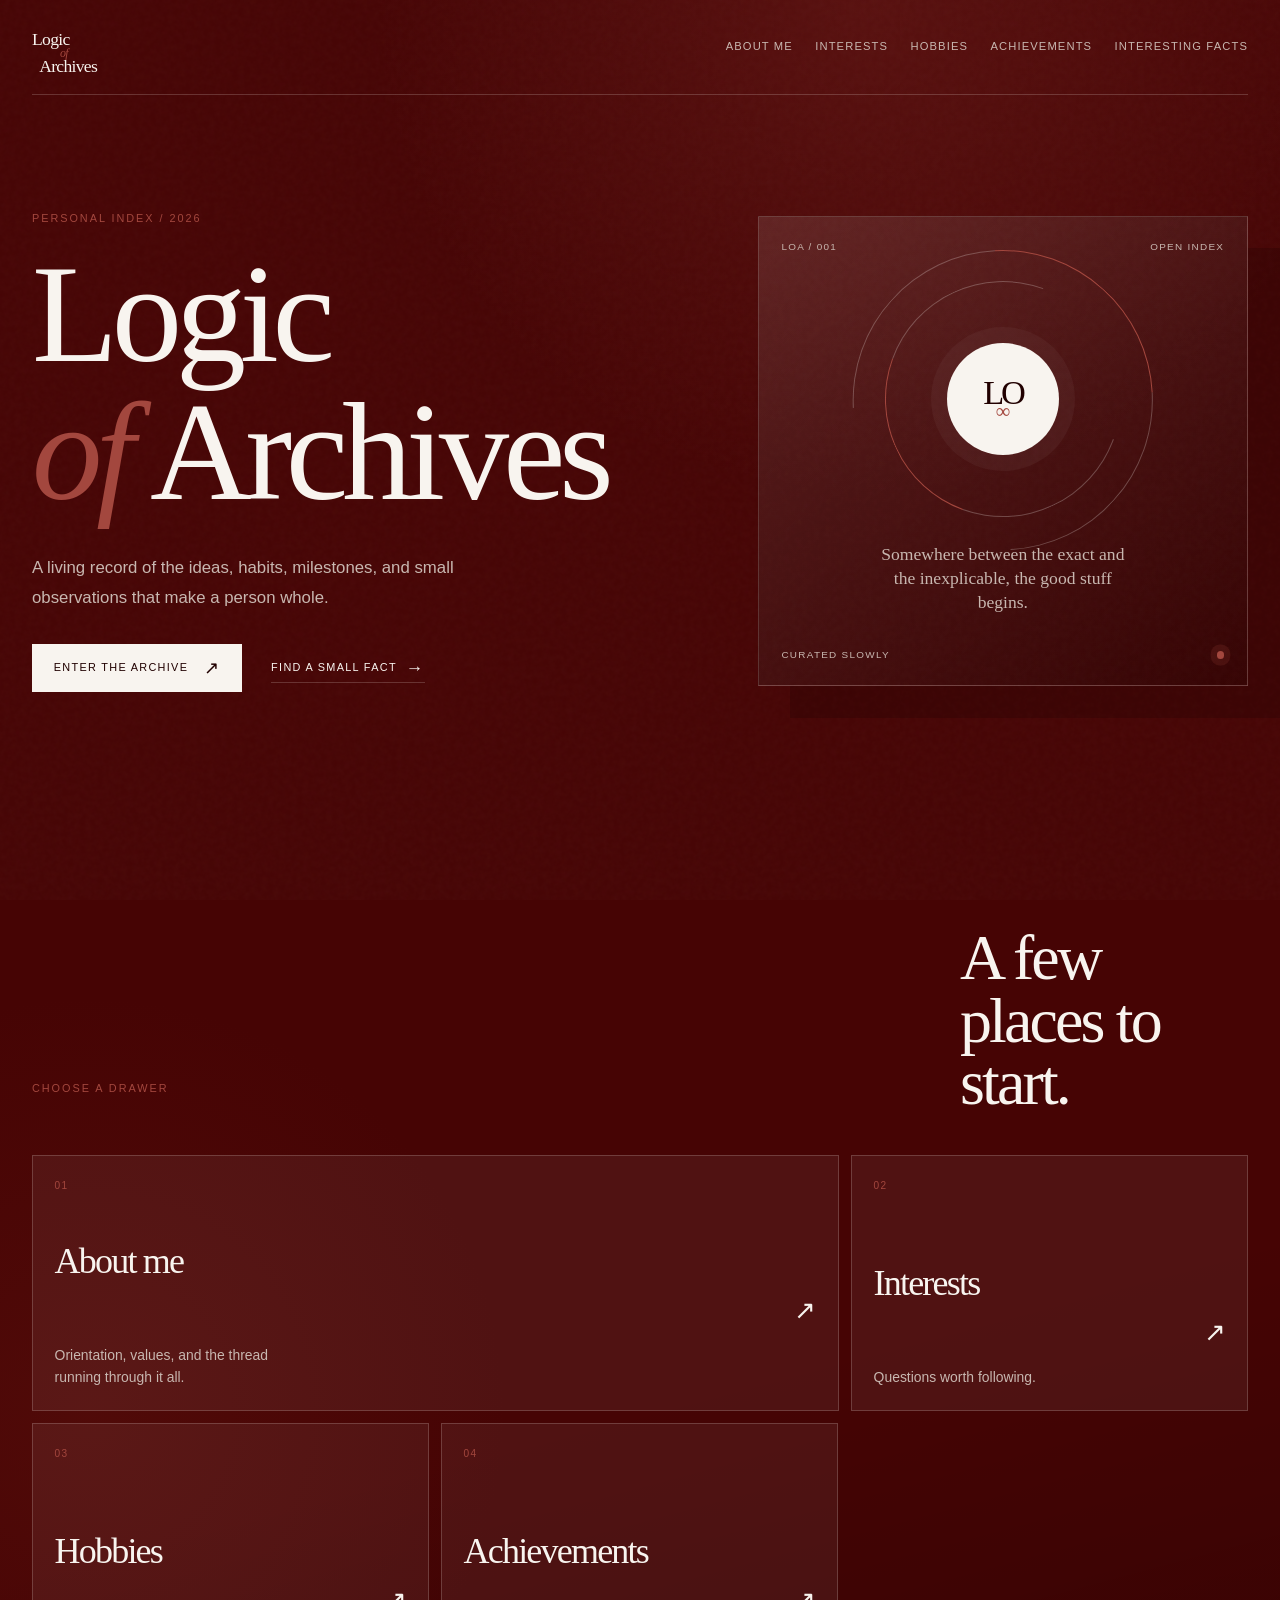
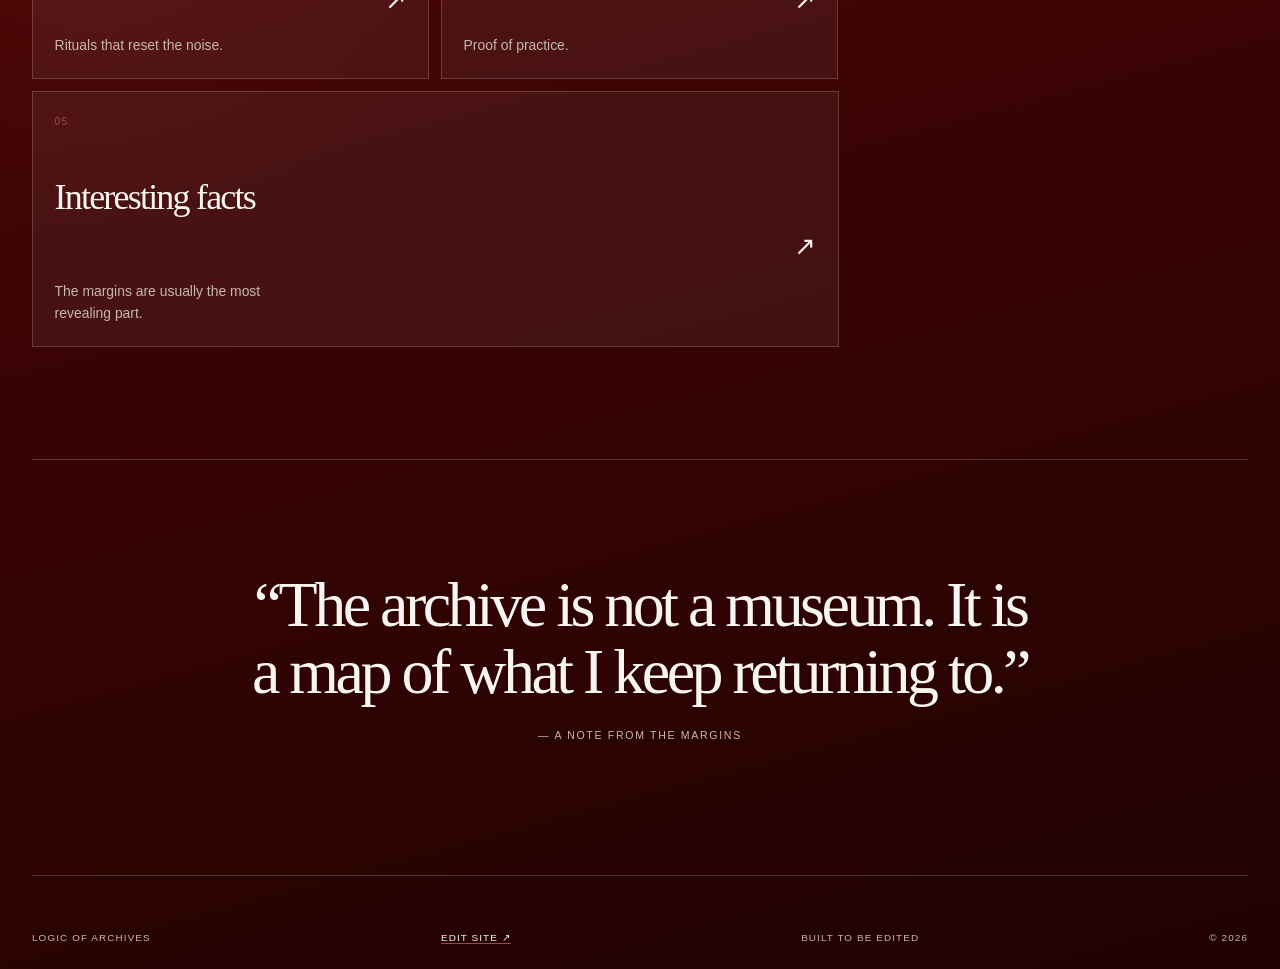
<file: index.html>
<!doctype html>
<html lang="en">
<head>
  <meta charset="utf-8">
  <meta name="viewport" content="width=device-width, initial-scale=1">
  <meta name="description" content="Logic of Archives — a personal site for ideas, rituals, milestones, and curiosities.">
  <title>Logic of Archives — Home</title>
  <link rel="stylesheet" href="styles.css">
  <script defer src="site.js"></script>
</head>
<body data-page="home">
  <header class="site-header">
    <a class="wordmark" href="index.html" aria-label="Logic of Archives home"><span>Logic</span><span>of</span><span>Archives</span></a>
    <button class="menu-toggle" type="button" aria-expanded="false" aria-controls="site-nav"><span></span><span></span><span></span><b>Menu</b></button>
    <nav class="site-nav" id="site-nav" aria-label="Primary navigation">
      <a data-nav="about" href="about.html">About me</a>
      <a data-nav="interests" href="interests.html">Interests</a>
      <a data-nav="hobbies" href="hobbies.html">Hobbies</a>
      <a data-nav="achievements" href="achievements.html">Achievements</a>
      <a data-nav="facts" href="facts.html">Interesting facts</a>
    </nav>
  </header>

  <main class="page-shell home-shell">
    <section class="hero home-hero">
      <div class="hero-copy reveal">
        <p class="eyebrow">Personal index / 2026</p>
        <h1>Logic<br><em>of</em> Archives</h1>
        <p class="lede">A living record of the ideas, habits, milestones, and small observations that make a person whole.</p>
        <div class="hero-actions">
          <a class="button button--light" href="about.html">Enter the archive <span>↗</span></a>
          <a class="text-link" href="facts.html">Find a small fact <span>→</span></a>
        </div>
      </div>

      <div class="archive-card reveal reveal-delay-2" aria-label="Archive summary">
        <div class="card-topline"><span>LOA / 001</span><span>Open index</span></div>
        <div class="archive-orbit"><div class="orbit-ring orbit-ring--one"></div><div class="orbit-ring orbit-ring--two"></div><div class="orbit-core">LO<br><small>∞</small></div></div>
        <p class="card-note">Somewhere between the exact and the inexplicable, the good stuff begins.</p>
        <div class="card-bottomline"><span>Curated slowly</span><span class="pulse-dot"></span></div>
      </div>
    </section>

    <section class="home-index section-pad">
      <div class="section-heading reveal">
        <p class="eyebrow">Choose a drawer</p>
        <h2>A few places to start.</h2>
      </div>
      <div class="index-grid">
        <a class="index-tile index-tile--wide reveal" href="about.html"><span class="tile-number">01</span><span class="tile-label">About me</span><span class="tile-arrow">↗</span><p>Orientation, values, and the thread running through it all.</p></a>
        <a class="index-tile reveal reveal-delay-1" href="interests.html"><span class="tile-number">02</span><span class="tile-label">Interests</span><span class="tile-arrow">↗</span><p>Questions worth following.</p></a>
        <a class="index-tile reveal reveal-delay-2" href="hobbies.html"><span class="tile-number">03</span><span class="tile-label">Hobbies</span><span class="tile-arrow">↗</span><p>Rituals that reset the noise.</p></a>
        <a class="index-tile reveal reveal-delay-3" href="achievements.html"><span class="tile-number">04</span><span class="tile-label">Achievements</span><span class="tile-arrow">↗</span><p>Proof of practice.</p></a>
        <a class="index-tile index-tile--wide reveal" href="facts.html"><span class="tile-number">05</span><span class="tile-label">Interesting facts</span><span class="tile-arrow">↗</span><p>The margins are usually the most revealing part.</p></a>
      </div>
    </section>

    <section class="quote-band reveal">
      <p>“The archive is not a museum. It is a map of what I keep returning to.”</p>
      <span>— a note from the margins</span>
    </section>
  </main>

  <footer class="site-footer"><span>Logic of Archives</span><span><a class="footer-edit-link" href="https://github.com/delapenaella48-lgtm/logic-of-archives" target="_blank" rel="noopener">Edit site ↗</a></span><span>Built to be edited</span><span>© <span data-year></span></span></footer>
</body>
</html>
</file>
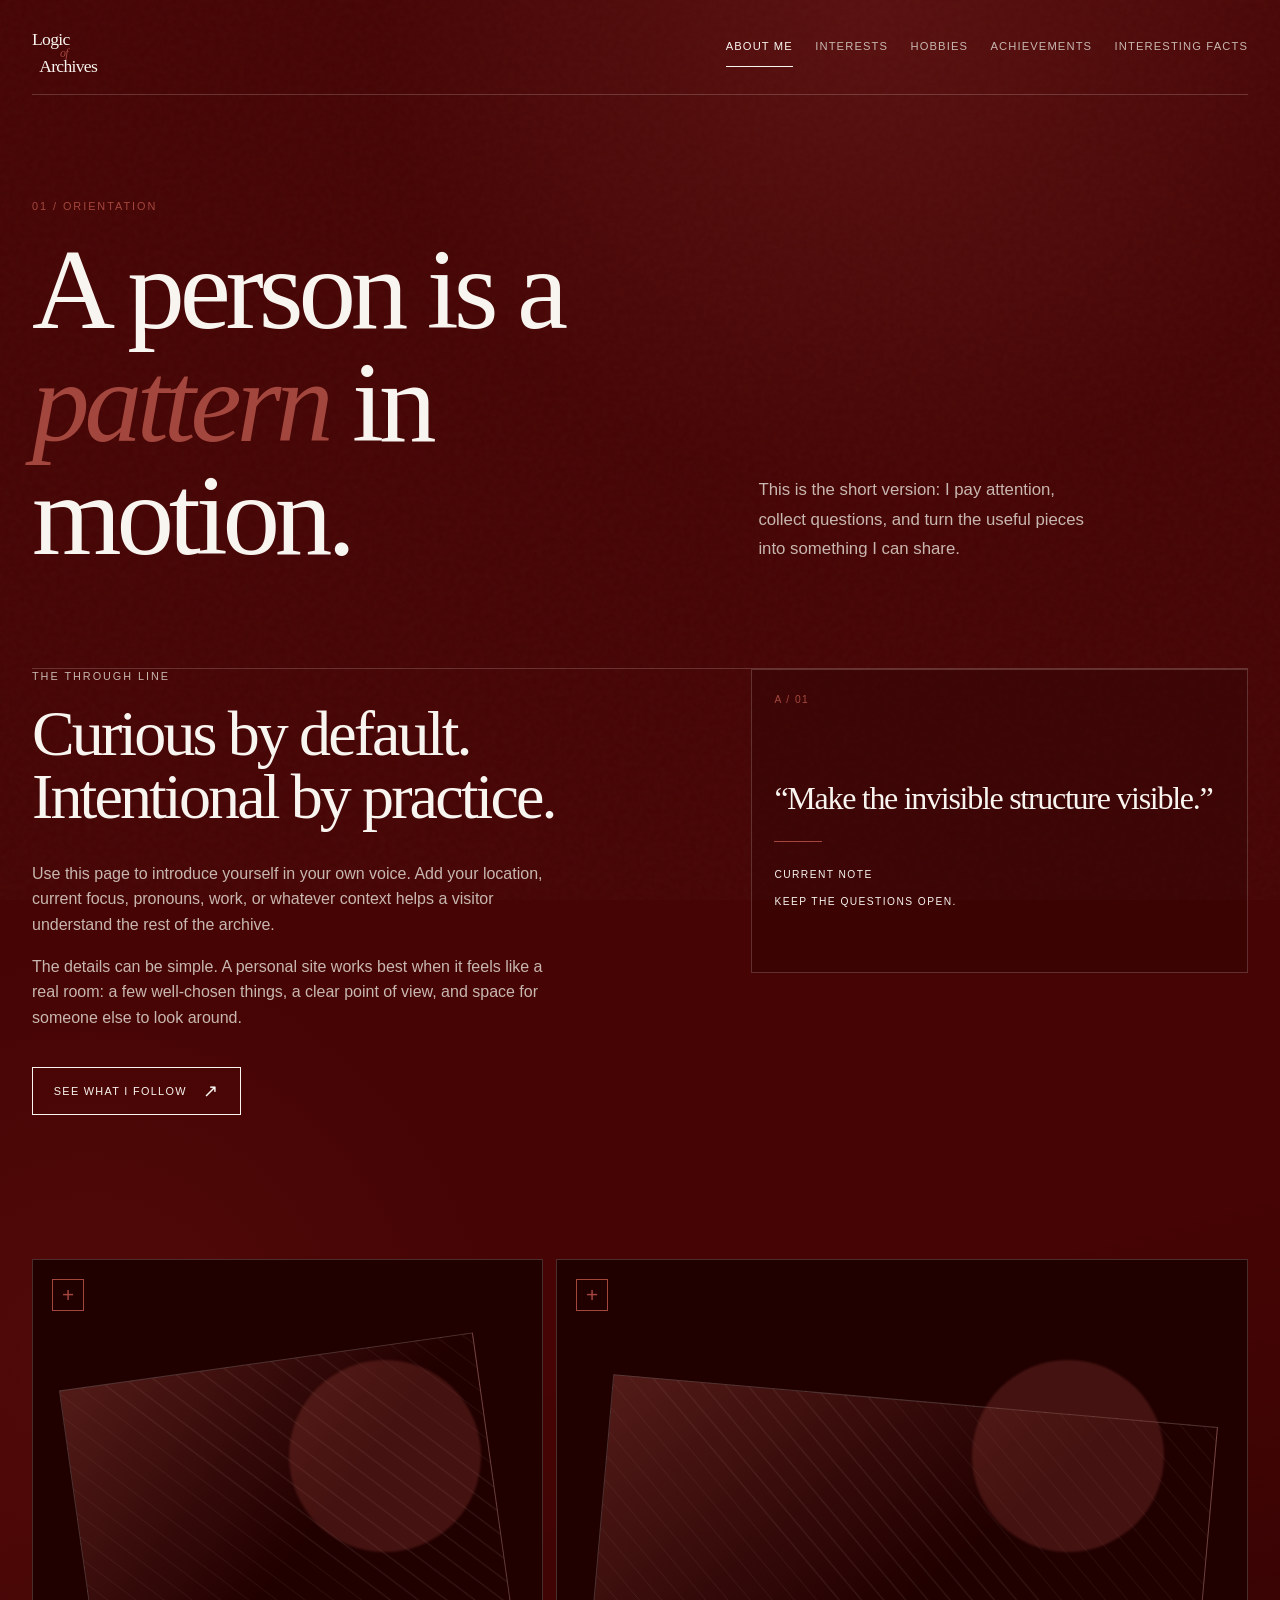
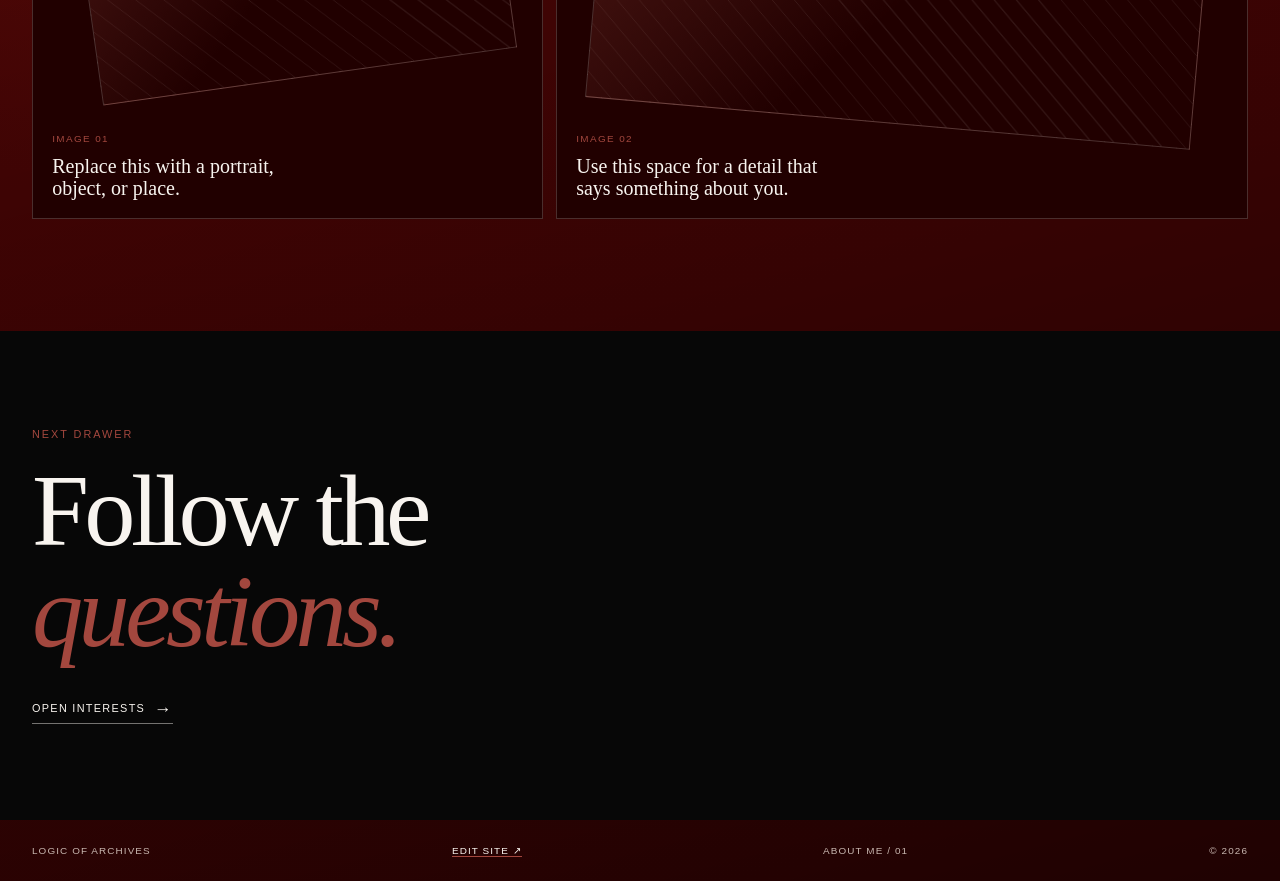
<file: about.html>
<!doctype html>
<html lang="en">
<head>
  <meta charset="utf-8">
  <meta name="viewport" content="width=device-width, initial-scale=1">
  <meta name="description" content="About the person behind Logic of Archives.">
  <title>Logic of Archives — About me</title>
  <link rel="stylesheet" href="styles.css">
  <script defer src="site.js"></script>
</head>
<body data-page="about">
  <header class="site-header">
    <a class="wordmark" href="index.html" aria-label="Logic of Archives home"><span>Logic</span><span>of</span><span>Archives</span></a>
    <button class="menu-toggle" type="button" aria-expanded="false" aria-controls="site-nav"><span></span><span></span><span></span><b>Menu</b></button>
    <nav class="site-nav" id="site-nav" aria-label="Primary navigation">
      <a data-nav="about" href="about.html">About me</a><a data-nav="interests" href="interests.html">Interests</a><a data-nav="hobbies" href="hobbies.html">Hobbies</a><a data-nav="achievements" href="achievements.html">Achievements</a><a data-nav="facts" href="facts.html">Interesting facts</a>
    </nav>
  </header>

  <main class="page-shell inner-shell">
    <section class="page-hero reveal"><div><p class="eyebrow">01 / orientation</p><h1>A person is a<br><em>pattern</em> in motion.</h1></div><p class="page-intro">This is the short version: I pay attention, collect questions, and turn the useful pieces into something I can share.</p></section>

    <section class="story-grid section-pad section-pad--topless">
      <div class="story-copy reveal"><p class="section-kicker">The through line</p><h2>Curious by default.<br>Intentional by practice.</h2><p>Use this page to introduce yourself in your own voice. Add your location, current focus, pronouns, work, or whatever context helps a visitor understand the rest of the archive.</p><p>The details can be simple. A personal site works best when it feels like a real room: a few well-chosen things, a clear point of view, and space for someone else to look around.</p><a class="button button--outline" href="interests.html">See what I follow <span>↗</span></a></div>
      <div class="story-aside reveal reveal-delay-1"><div class="aside-index">A / 01</div><p>“Make the invisible structure visible.”</p><span class="aside-rule"></span><span>Current note</span><strong>Keep the questions open.</strong></div>
    </section>

    <section class="image-grid section-pad section-pad--compact">
      <figure class="image-slot image-slot--portrait reveal"><div class="slot-mark">+</div><figcaption><span>Image 01</span><strong>Replace this with a portrait, object, or place.</strong></figcaption></figure>
      <figure class="image-slot image-slot--wide reveal reveal-delay-1"><div class="slot-mark">+</div><figcaption><span>Image 02</span><strong>Use this space for a detail that says something about you.</strong></figcaption></figure>
    </section>

    <section class="closing-panel reveal"><p class="eyebrow">Next drawer</p><h2>Follow the<br><em>questions.</em></h2><a class="text-link text-link--light" href="interests.html">Open interests <span>→</span></a></section>
  </main>
  <footer class="site-footer"><span>Logic of Archives</span><span><a class="footer-edit-link" href="https://github.com/delapenaella48-lgtm/logic-of-archives" target="_blank" rel="noopener">Edit site ↗</a></span><span>About me / 01</span><span>© <span data-year></span></span></footer>
</body>
</html>
</file>
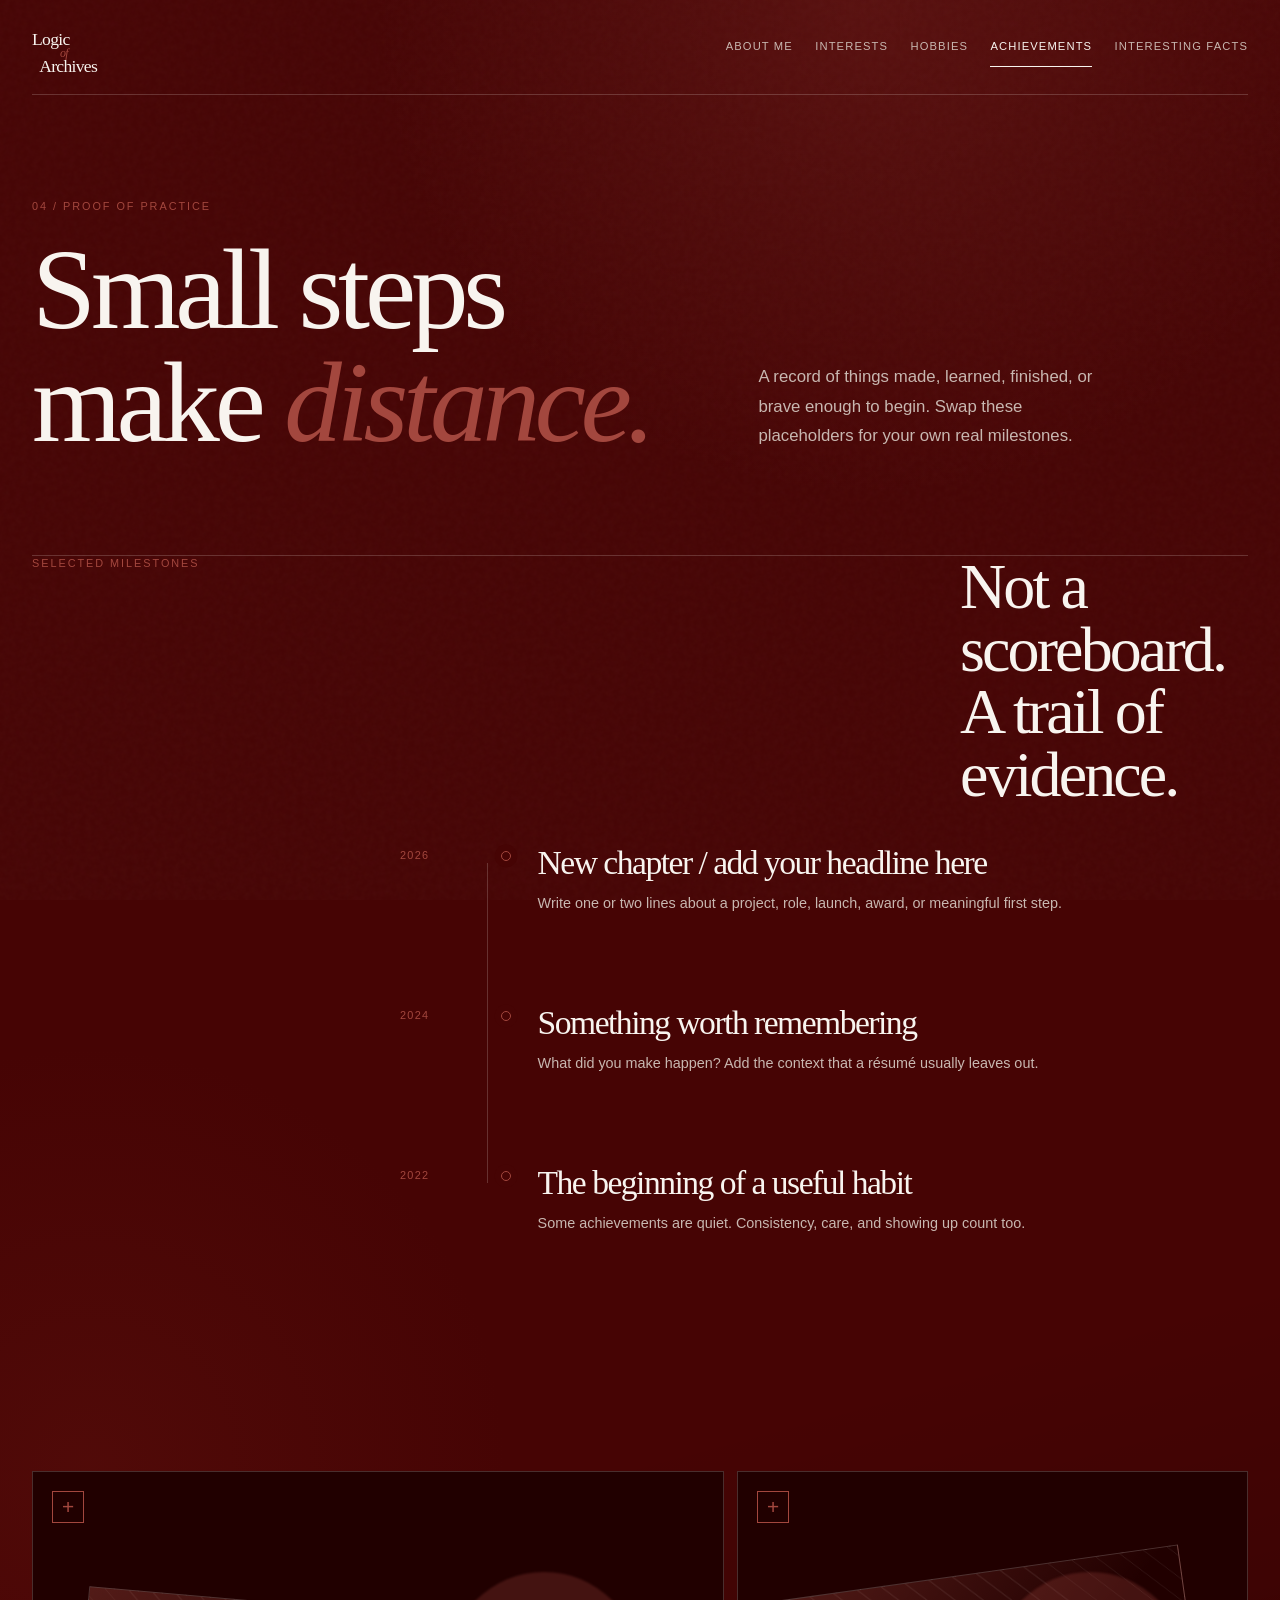
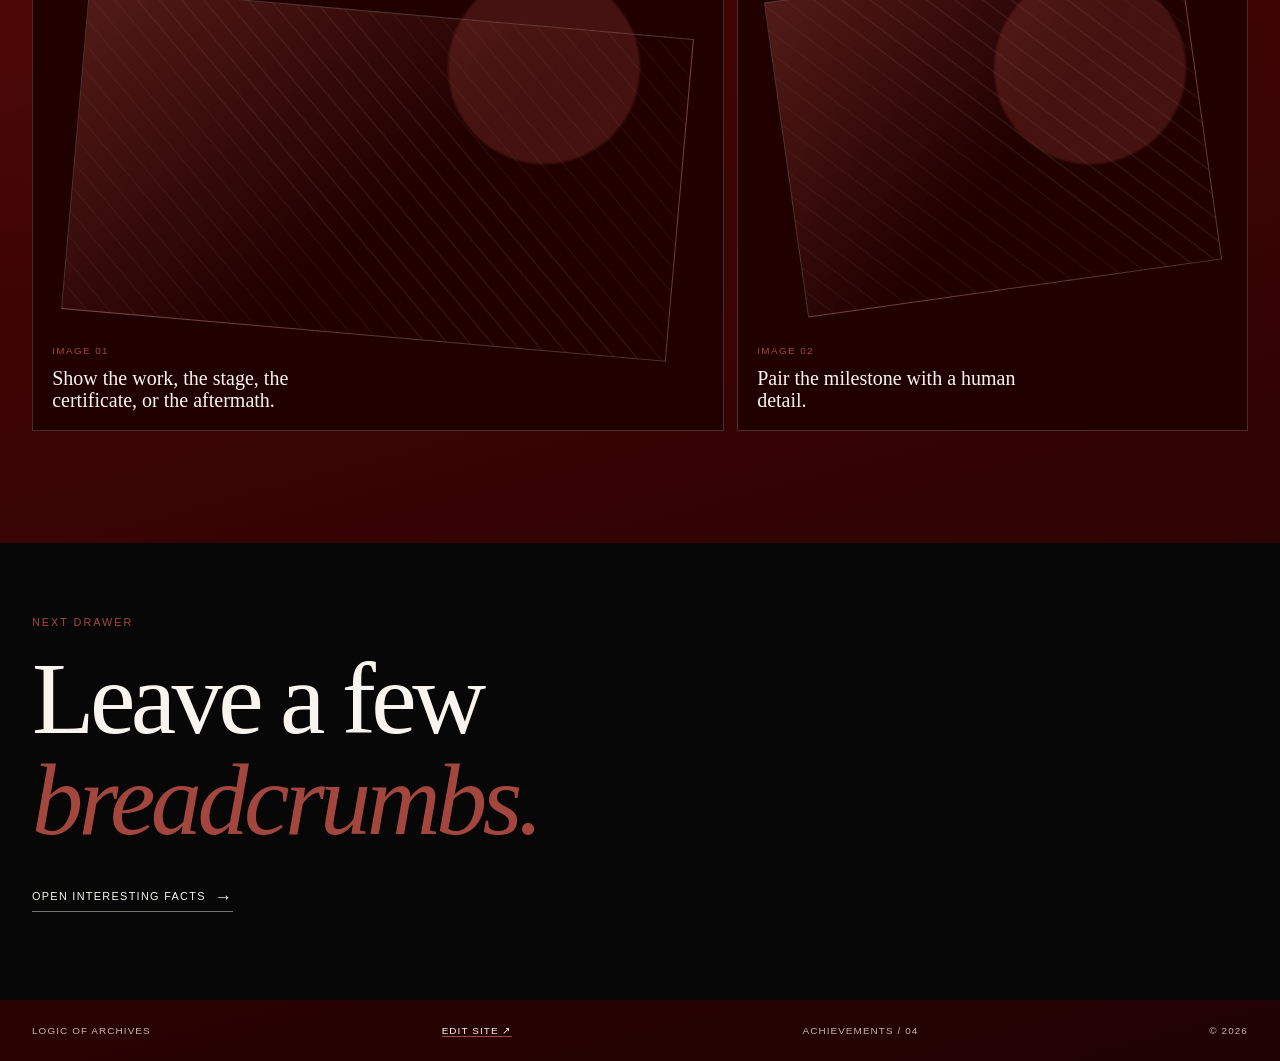
<file: achievements.html>
<!doctype html>
<html lang="en">
<head>
  <meta charset="utf-8">
  <meta name="viewport" content="width=device-width, initial-scale=1">
  <meta name="description" content="Achievements and milestones from Logic of Archives.">
  <title>Logic of Archives — Achievements</title>
  <link rel="stylesheet" href="styles.css">
  <script defer src="site.js"></script>
</head>
<body data-page="achievements">
  <header class="site-header"><a class="wordmark" href="index.html" aria-label="Logic of Archives home"><span>Logic</span><span>of</span><span>Archives</span></a><button class="menu-toggle" type="button" aria-expanded="false" aria-controls="site-nav"><span></span><span></span><span></span><b>Menu</b></button><nav class="site-nav" id="site-nav" aria-label="Primary navigation"><a data-nav="about" href="about.html">About me</a><a data-nav="interests" href="interests.html">Interests</a><a data-nav="hobbies" href="hobbies.html">Hobbies</a><a data-nav="achievements" href="achievements.html">Achievements</a><a data-nav="facts" href="facts.html">Interesting facts</a></nav></header>
  <main class="page-shell inner-shell">
    <section class="page-hero reveal"><div><p class="eyebrow">04 / proof of practice</p><h1>Small steps<br>make <em>distance.</em></h1></div><p class="page-intro">A record of things made, learned, finished, or brave enough to begin. Swap these placeholders for your own real milestones.</p></section>
    <section class="timeline-section section-pad section-pad--topless"><div class="section-heading reveal"><p class="section-kicker">Selected milestones</p><h2>Not a scoreboard.<br>A trail of evidence.</h2></div><div class="timeline"><article class="timeline-item reveal"><span class="timeline-year">2026</span><div class="timeline-marker"></div><div><h3>New chapter / add your headline here</h3><p>Write one or two lines about a project, role, launch, award, or meaningful first step.</p></div></article><article class="timeline-item reveal reveal-delay-1"><span class="timeline-year">2024</span><div class="timeline-marker"></div><div><h3>Something worth remembering</h3><p>What did you make happen? Add the context that a résumé usually leaves out.</p></div></article><article class="timeline-item reveal reveal-delay-2"><span class="timeline-year">2022</span><div class="timeline-marker"></div><div><h3>The beginning of a useful habit</h3><p>Some achievements are quiet. Consistency, care, and showing up count too.</p></div></article></div></section>
    <section class="image-grid image-grid--reverse section-pad section-pad--compact"><figure class="image-slot image-slot--wide reveal"><div class="slot-mark">+</div><figcaption><span>Image 01</span><strong>Show the work, the stage, the certificate, or the aftermath.</strong></figcaption></figure><figure class="image-slot image-slot--portrait reveal reveal-delay-1"><div class="slot-mark">+</div><figcaption><span>Image 02</span><strong>Pair the milestone with a human detail.</strong></figcaption></figure></section>
    <section class="closing-panel closing-panel--slim reveal"><p class="eyebrow">Next drawer</p><h2>Leave a few<br><em>breadcrumbs.</em></h2><a class="text-link text-link--light" href="facts.html">Open interesting facts <span>→</span></a></section>
  </main><footer class="site-footer"><span>Logic of Archives</span><span><a class="footer-edit-link" href="https://github.com/delapenaella48-lgtm/logic-of-archives" target="_blank" rel="noopener">Edit site ↗</a></span><span>Achievements / 04</span><span>© <span data-year></span></span></footer>
</body>
</html>
</file>
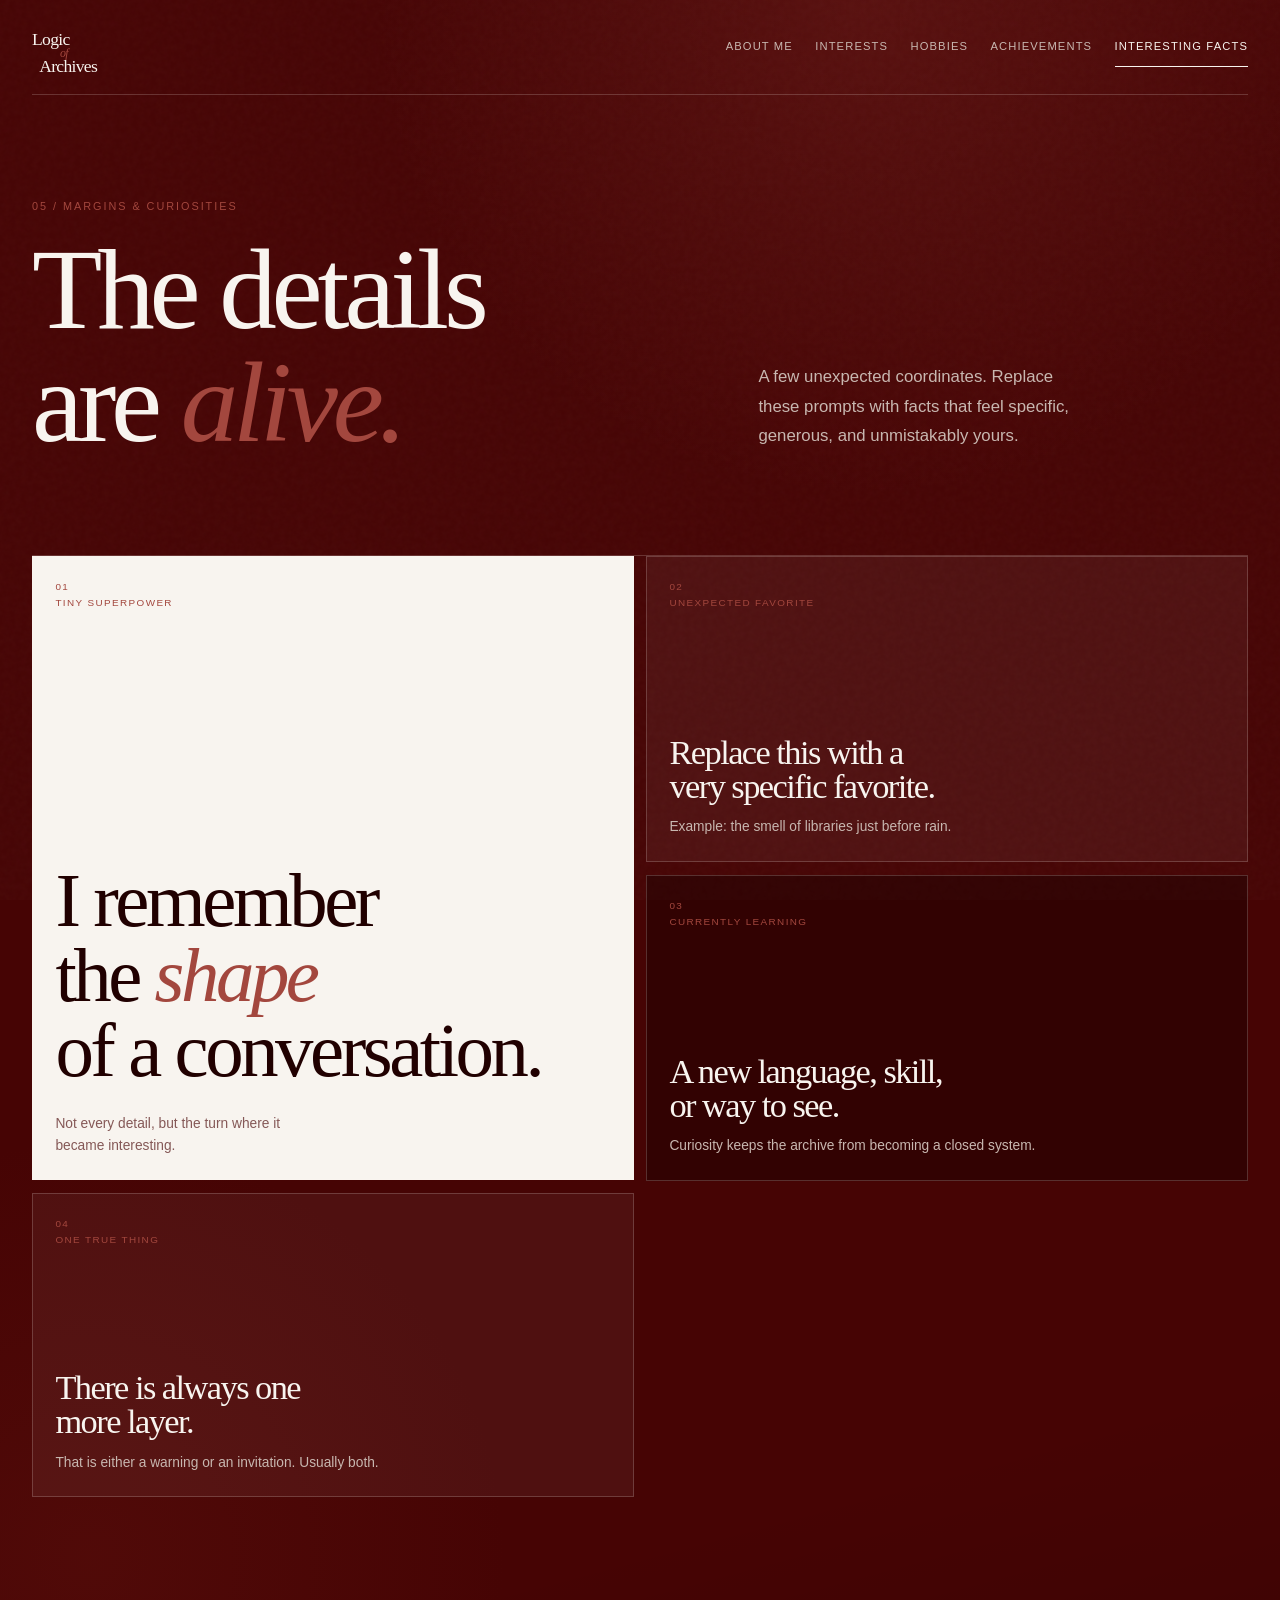
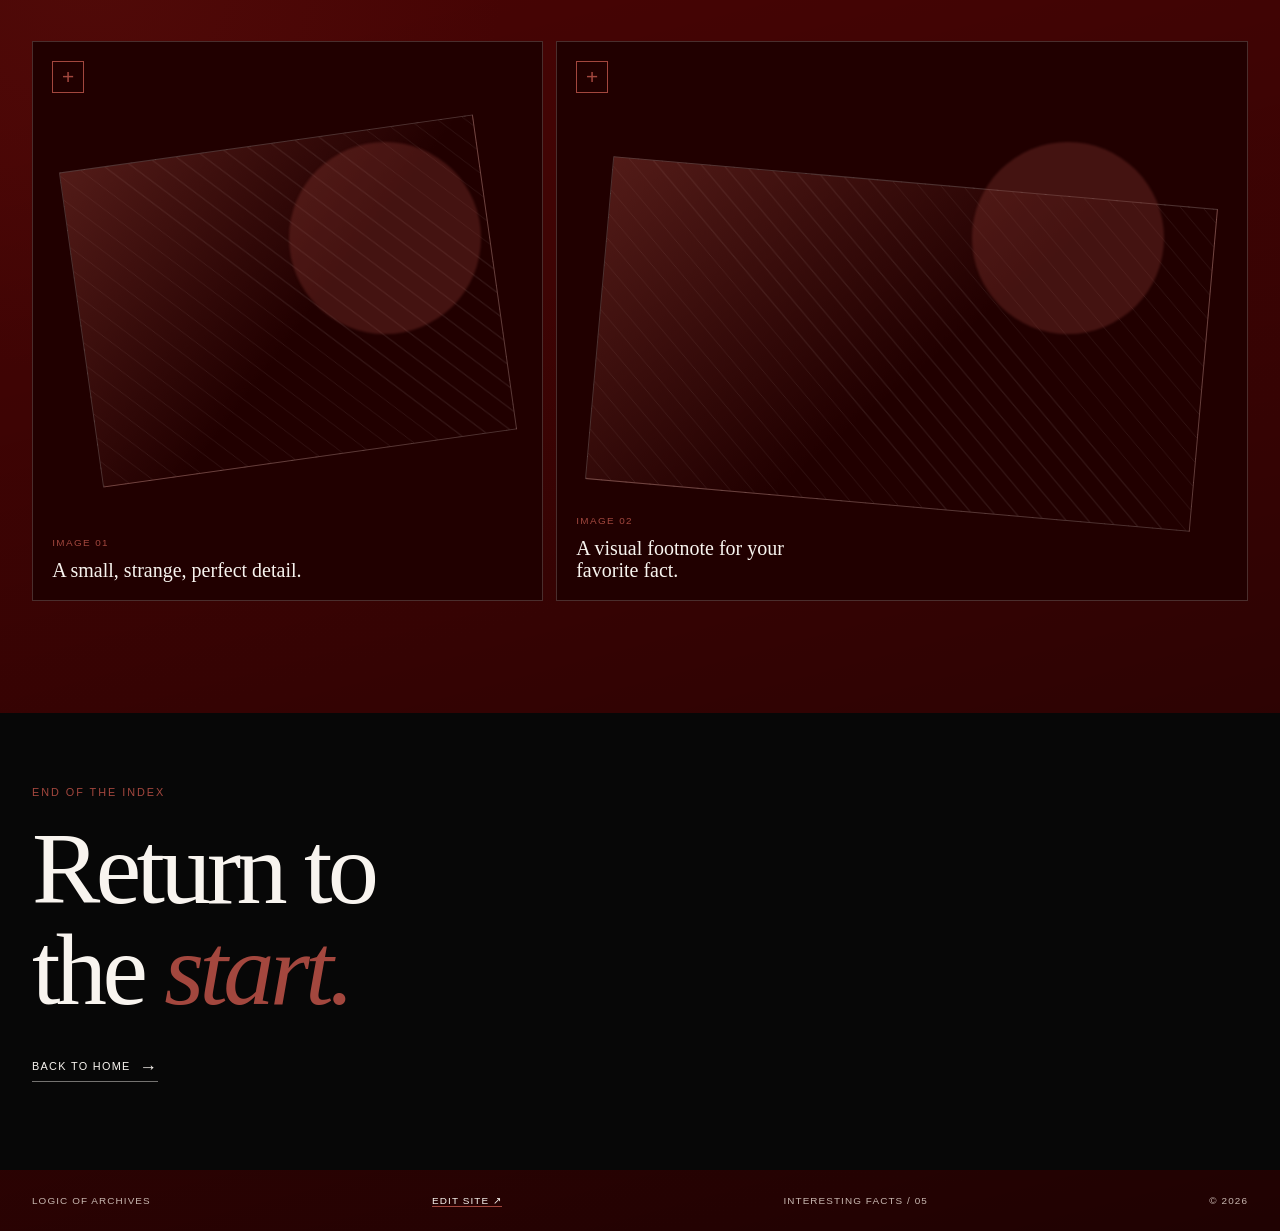
<file: facts.html>
<!doctype html>
<html lang="en">
<head>
  <meta charset="utf-8">
  <meta name="viewport" content="width=device-width, initial-scale=1">
  <meta name="description" content="Interesting facts and curiosities from Logic of Archives.">
  <title>Logic of Archives — Interesting facts</title>
  <link rel="stylesheet" href="styles.css">
  <script defer src="site.js"></script>
</head>
<body data-page="facts">
  <header class="site-header"><a class="wordmark" href="index.html" aria-label="Logic of Archives home"><span>Logic</span><span>of</span><span>Archives</span></a><button class="menu-toggle" type="button" aria-expanded="false" aria-controls="site-nav"><span></span><span></span><span></span><b>Menu</b></button><nav class="site-nav" id="site-nav" aria-label="Primary navigation"><a data-nav="about" href="about.html">About me</a><a data-nav="interests" href="interests.html">Interests</a><a data-nav="hobbies" href="hobbies.html">Hobbies</a><a data-nav="achievements" href="achievements.html">Achievements</a><a data-nav="facts" href="facts.html">Interesting facts</a></nav></header>
  <main class="page-shell inner-shell">
    <section class="page-hero reveal"><div><p class="eyebrow">05 / margins & curiosities</p><h1>The details<br>are <em>alive.</em></h1></div><p class="page-intro">A few unexpected coordinates. Replace these prompts with facts that feel specific, generous, and unmistakably yours.</p></section>
    <section class="facts-section section-pad section-pad--topless"><div class="facts-grid"><article class="fact-card fact-card--tall reveal"><span class="fact-index">01</span><span class="fact-label">Tiny superpower</span><h2>I remember<br>the <em>shape</em><br>of a conversation.</h2><p>Not every detail, but the turn where it became interesting.</p></article><article class="fact-card reveal reveal-delay-1"><span class="fact-index">02</span><span class="fact-label">Unexpected favorite</span><h3>Replace this with a very specific favorite.</h3><p>Example: the smell of libraries just before rain.</p></article><article class="fact-card fact-card--dark reveal reveal-delay-2"><span class="fact-index">03</span><span class="fact-label">Currently learning</span><h3>A new language, skill, or way to see.</h3><p>Curiosity keeps the archive from becoming a closed system.</p></article><article class="fact-card reveal reveal-delay-3"><span class="fact-index">04</span><span class="fact-label">One true thing</span><h3>There is always one more layer.</h3><p>That is either a warning or an invitation. Usually both.</p></article></div></section>
    <section class="image-grid section-pad section-pad--compact"><figure class="image-slot image-slot--portrait reveal"><div class="slot-mark">+</div><figcaption><span>Image 01</span><strong>A small, strange, perfect detail.</strong></figcaption></figure><figure class="image-slot image-slot--wide reveal reveal-delay-1"><div class="slot-mark">+</div><figcaption><span>Image 02</span><strong>A visual footnote for your favorite fact.</strong></figcaption></figure></section>
    <section class="closing-panel closing-panel--slim reveal"><p class="eyebrow">End of the index</p><h2>Return to<br>the <em>start.</em></h2><a class="text-link text-link--light" href="index.html">Back to home <span>→</span></a></section>
  </main><footer class="site-footer"><span>Logic of Archives</span><span><a class="footer-edit-link" href="https://github.com/delapenaella48-lgtm/logic-of-archives" target="_blank" rel="noopener">Edit site ↗</a></span><span>Interesting facts / 05</span><span>© <span data-year></span></span></footer>
</body>
</html>
</file>
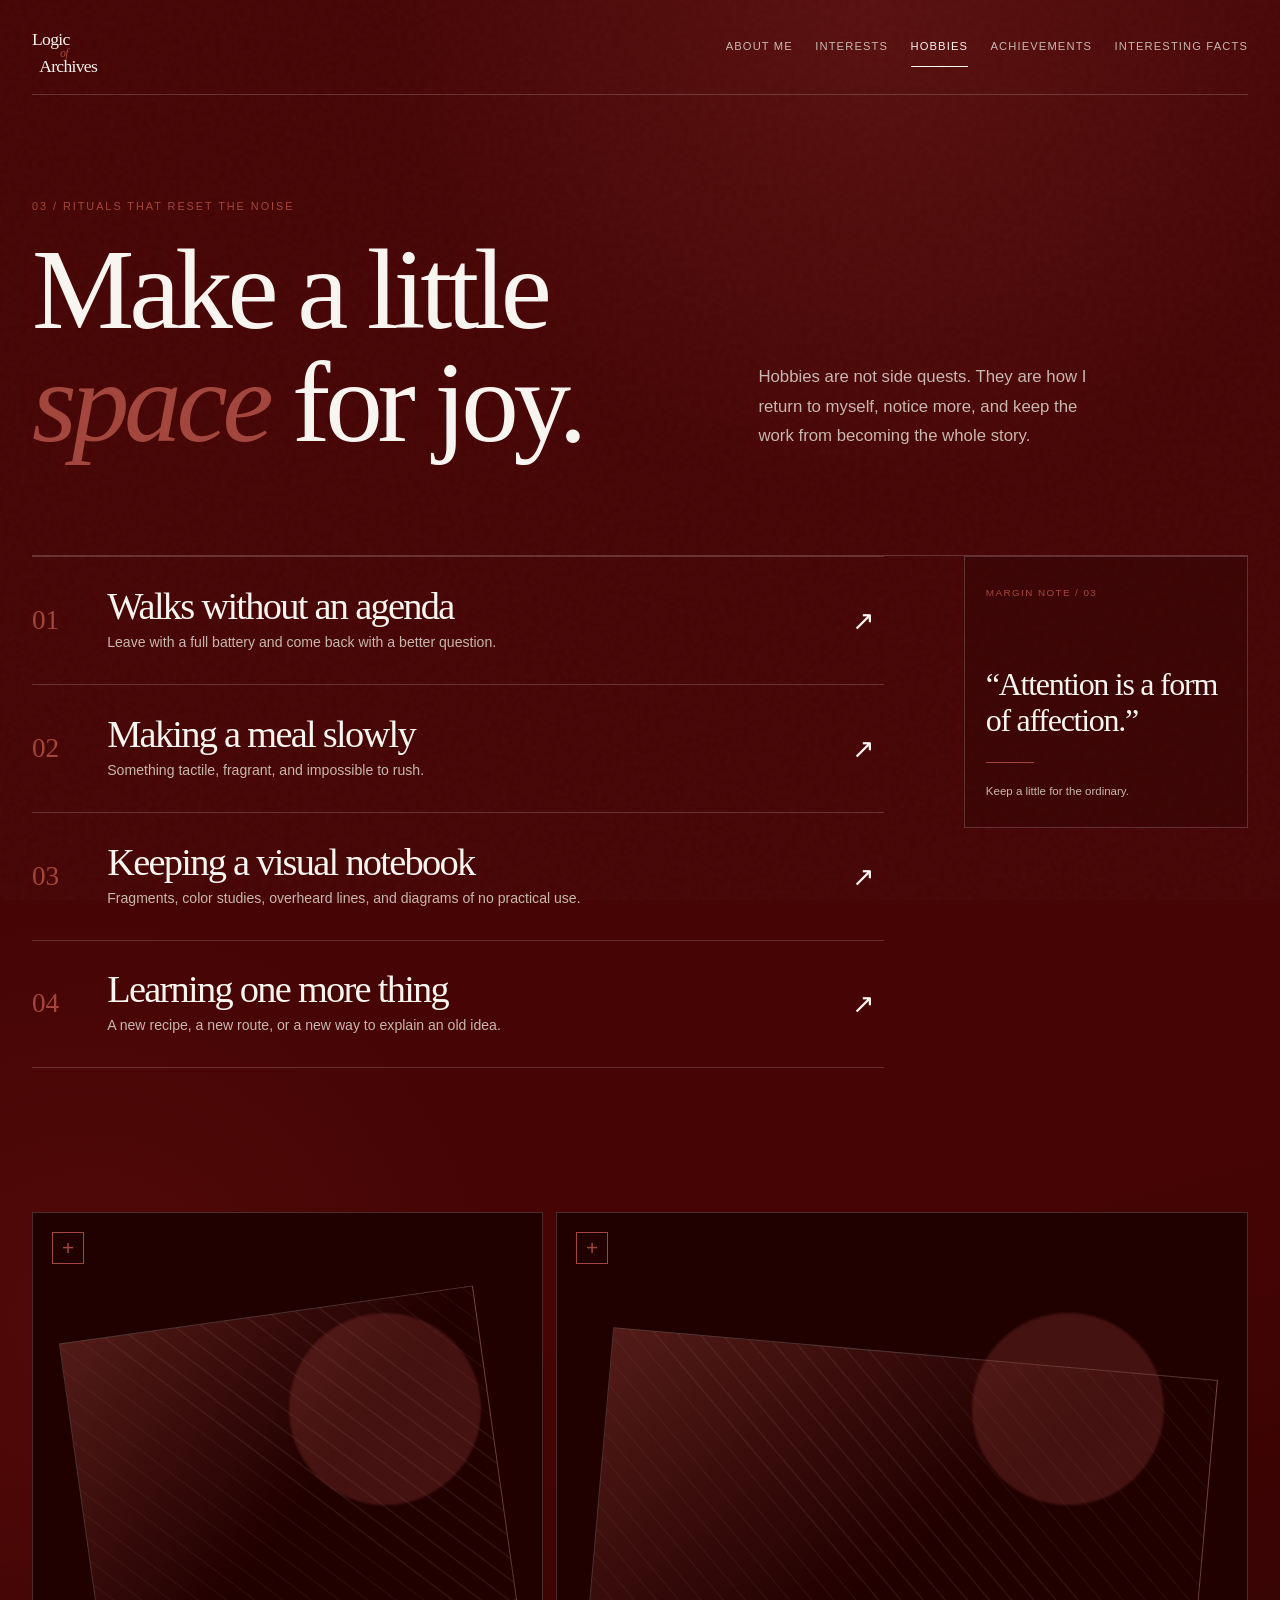
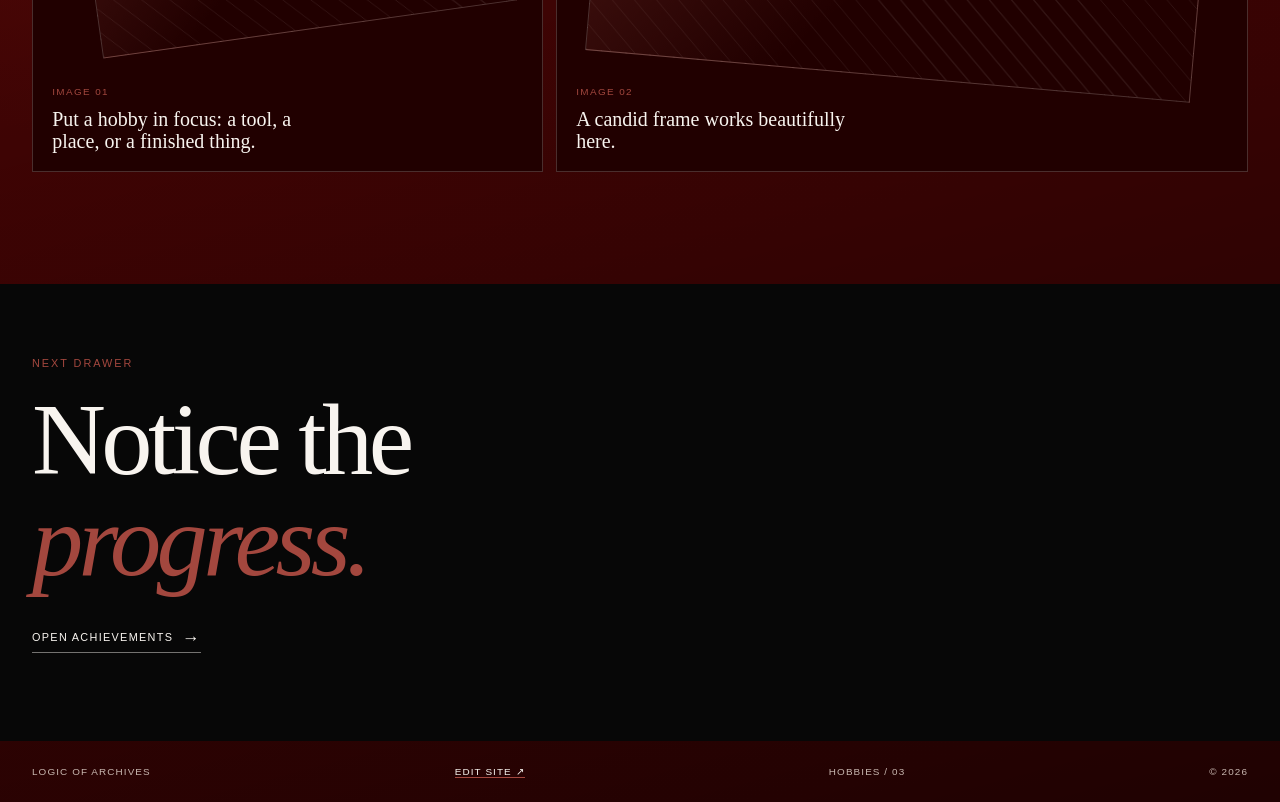
<file: hobbies.html>
<!doctype html>
<html lang="en">
<head>
  <meta charset="utf-8">
  <meta name="viewport" content="width=device-width, initial-scale=1">
  <meta name="description" content="Hobbies and personal rituals from Logic of Archives.">
  <title>Logic of Archives — Hobbies</title>
  <link rel="stylesheet" href="styles.css">
  <script defer src="site.js"></script>
</head>
<body data-page="hobbies">
  <header class="site-header"><a class="wordmark" href="index.html" aria-label="Logic of Archives home"><span>Logic</span><span>of</span><span>Archives</span></a><button class="menu-toggle" type="button" aria-expanded="false" aria-controls="site-nav"><span></span><span></span><span></span><b>Menu</b></button><nav class="site-nav" id="site-nav" aria-label="Primary navigation"><a data-nav="about" href="about.html">About me</a><a data-nav="interests" href="interests.html">Interests</a><a data-nav="hobbies" href="hobbies.html">Hobbies</a><a data-nav="achievements" href="achievements.html">Achievements</a><a data-nav="facts" href="facts.html">Interesting facts</a></nav></header>
  <main class="page-shell inner-shell">
    <section class="page-hero reveal"><div><p class="eyebrow">03 / rituals that reset the noise</p><h1>Make a little<br><em>space</em> for joy.</h1></div><p class="page-intro">Hobbies are not side quests. They are how I return to myself, notice more, and keep the work from becoming the whole story.</p></section>
    <section class="ritual-layout section-pad section-pad--topless"><div class="ritual-list"><article class="ritual-row reveal"><span class="ritual-number">01</span><div><h2>Walks without an agenda</h2><p>Leave with a full battery and come back with a better question.</p></div><span class="ritual-symbol">↗</span></article><article class="ritual-row reveal reveal-delay-1"><span class="ritual-number">02</span><div><h2>Making a meal slowly</h2><p>Something tactile, fragrant, and impossible to rush.</p></div><span class="ritual-symbol">↗</span></article><article class="ritual-row reveal reveal-delay-2"><span class="ritual-number">03</span><div><h2>Keeping a visual notebook</h2><p>Fragments, color studies, overheard lines, and diagrams of no practical use.</p></div><span class="ritual-symbol">↗</span></article><article class="ritual-row reveal reveal-delay-3"><span class="ritual-number">04</span><div><h2>Learning one more thing</h2><p>A new recipe, a new route, or a new way to explain an old idea.</p></div><span class="ritual-symbol">↗</span></article></div><aside class="margin-note reveal reveal-delay-2"><span>Margin note / 03</span><p>“Attention is a form of affection.”</p><div class="note-line"></div><small>Keep a little for the ordinary.</small></aside></section>
    <section class="image-grid section-pad section-pad--compact"><figure class="image-slot image-slot--portrait reveal"><div class="slot-mark">+</div><figcaption><span>Image 01</span><strong>Put a hobby in focus: a tool, a place, or a finished thing.</strong></figcaption></figure><figure class="image-slot image-slot--wide reveal reveal-delay-1"><div class="slot-mark">+</div><figcaption><span>Image 02</span><strong>A candid frame works beautifully here.</strong></figcaption></figure></section>
    <section class="closing-panel closing-panel--slim reveal"><p class="eyebrow">Next drawer</p><h2>Notice the<br><em>progress.</em></h2><a class="text-link text-link--light" href="achievements.html">Open achievements <span>→</span></a></section>
  </main><footer class="site-footer"><span>Logic of Archives</span><span><a class="footer-edit-link" href="https://github.com/delapenaella48-lgtm/logic-of-archives" target="_blank" rel="noopener">Edit site ↗</a></span><span>Hobbies / 03</span><span>© <span data-year></span></span></footer>
</body>
</html>
</file>
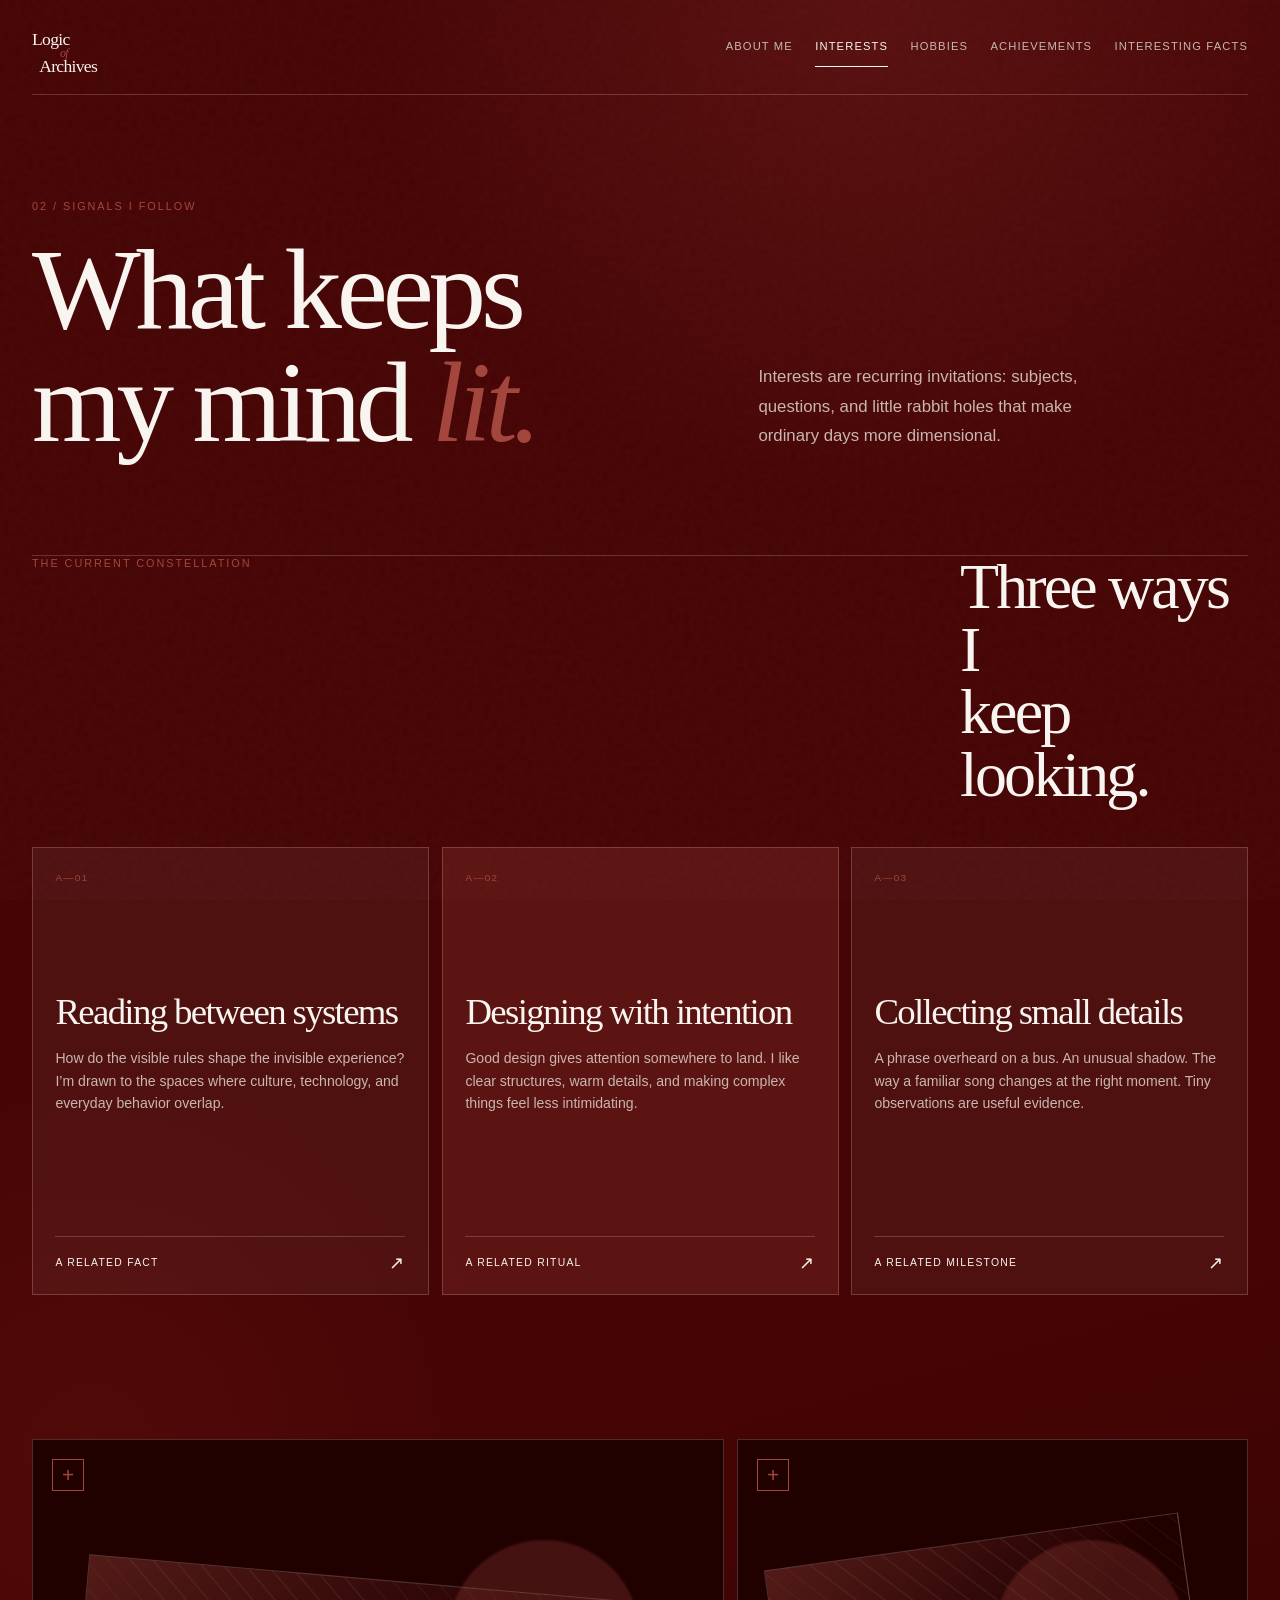
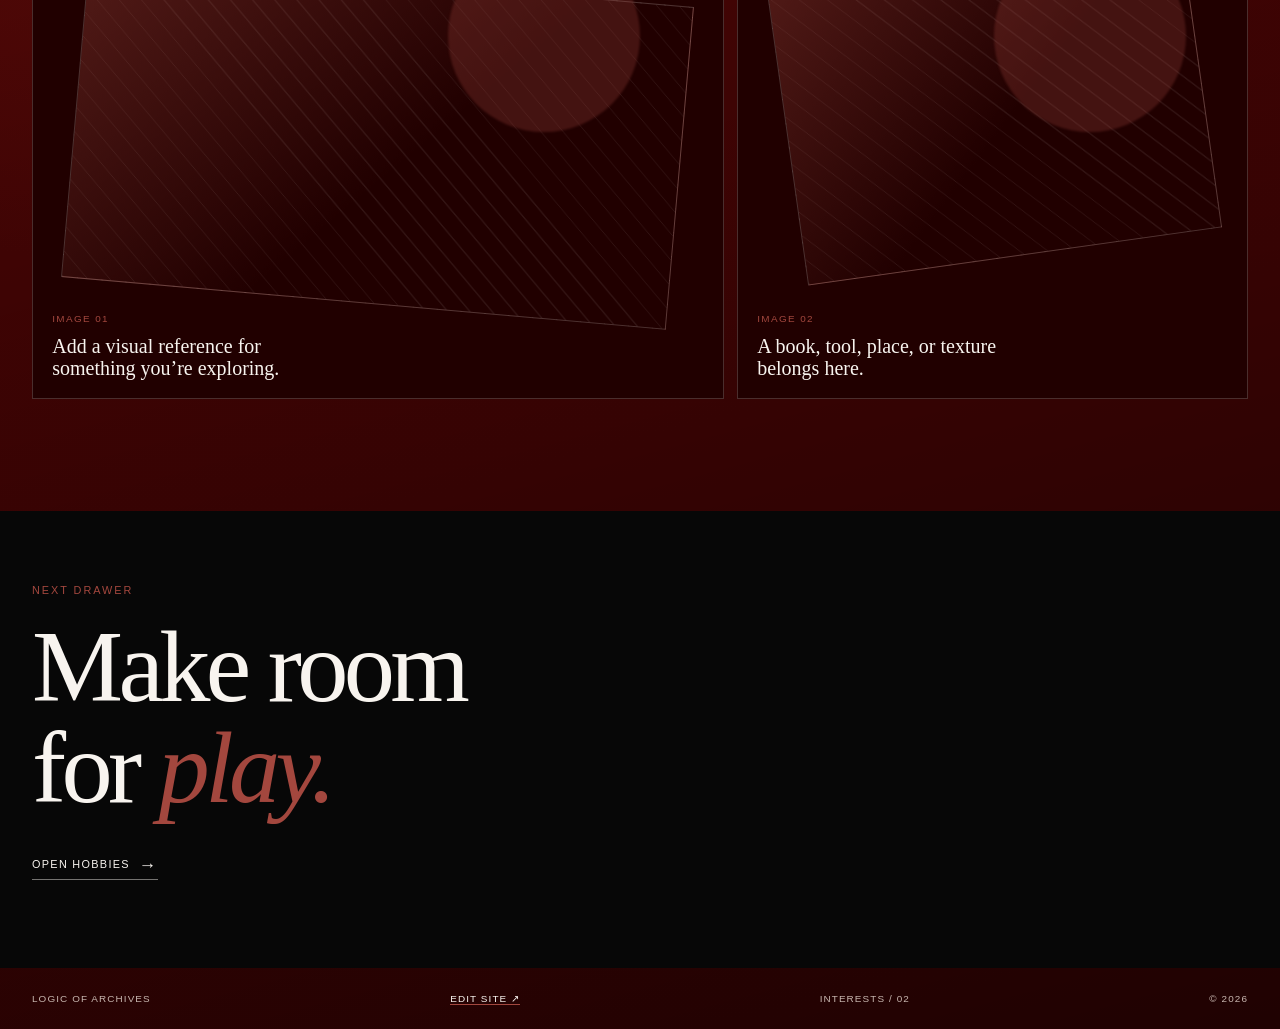
<file: interests.html>
<!doctype html>
<html lang="en">
<head>
  <meta charset="utf-8">
  <meta name="viewport" content="width=device-width, initial-scale=1">
  <meta name="description" content="Interests and questions collected in Logic of Archives.">
  <title>Logic of Archives — Interests</title>
  <link rel="stylesheet" href="styles.css">
  <script defer src="site.js"></script>
</head>
<body data-page="interests">
  <header class="site-header"><a class="wordmark" href="index.html" aria-label="Logic of Archives home"><span>Logic</span><span>of</span><span>Archives</span></a><button class="menu-toggle" type="button" aria-expanded="false" aria-controls="site-nav"><span></span><span></span><span></span><b>Menu</b></button><nav class="site-nav" id="site-nav" aria-label="Primary navigation"><a data-nav="about" href="about.html">About me</a><a data-nav="interests" href="interests.html">Interests</a><a data-nav="hobbies" href="hobbies.html">Hobbies</a><a data-nav="achievements" href="achievements.html">Achievements</a><a data-nav="facts" href="facts.html">Interesting facts</a></nav></header>
  <main class="page-shell inner-shell">
    <section class="page-hero reveal"><div><p class="eyebrow">02 / signals I follow</p><h1>What keeps<br>my mind <em>lit.</em></h1></div><p class="page-intro">Interests are recurring invitations: subjects, questions, and little rabbit holes that make ordinary days more dimensional.</p></section>
    <section class="card-section section-pad section-pad--topless"><div class="section-heading reveal"><p class="section-kicker">The current constellation</p><h2>Three ways I<br>keep looking.</h2></div><div class="interest-grid"><article class="feature-card reveal"><span class="card-num">A—01</span><h3>Reading between systems</h3><p>How do the visible rules shape the invisible experience? I’m drawn to the spaces where culture, technology, and everyday behavior overlap.</p><a href="facts.html" class="card-link">A related fact <span>↗</span></a></article><article class="feature-card feature-card--accent reveal reveal-delay-1"><span class="card-num">A—02</span><h3>Designing with intention</h3><p>Good design gives attention somewhere to land. I like clear structures, warm details, and making complex things feel less intimidating.</p><a href="hobbies.html" class="card-link">A related ritual <span>↗</span></a></article><article class="feature-card reveal reveal-delay-2"><span class="card-num">A—03</span><h3>Collecting small details</h3><p>A phrase overheard on a bus. An unusual shadow. The way a familiar song changes at the right moment. Tiny observations are useful evidence.</p><a href="achievements.html" class="card-link">A related milestone <span>↗</span></a></article></div></section>
    <section class="image-grid image-grid--reverse section-pad section-pad--compact"><figure class="image-slot image-slot--wide reveal"><div class="slot-mark">+</div><figcaption><span>Image 01</span><strong>Add a visual reference for something you’re exploring.</strong></figcaption></figure><figure class="image-slot image-slot--portrait reveal reveal-delay-1"><div class="slot-mark">+</div><figcaption><span>Image 02</span><strong>A book, tool, place, or texture belongs here.</strong></figcaption></figure></section>
    <section class="closing-panel closing-panel--slim reveal"><p class="eyebrow">Next drawer</p><h2>Make room<br>for <em>play.</em></h2><a class="text-link text-link--light" href="hobbies.html">Open hobbies <span>→</span></a></section>
  </main><footer class="site-footer"><span>Logic of Archives</span><span><a class="footer-edit-link" href="https://github.com/delapenaella48-lgtm/logic-of-archives" target="_blank" rel="noopener">Edit site ↗</a></span><span>Interests / 02</span><span>© <span data-year></span></span></footer>
</body>
</html>
</file>
<file: styles.css>
/*
  LOGIC OF ARCHIVES — EDITING MAP
  Change the values in :root to edit the whole visual system.
  --color-red = #460404 moonlight red; --color-ink = white; --space-* controls rhythm.
*/
:root {
  --color-red: #460404;
  --color-red-deep: #210000;
  --color-red-light: #a3473e;
  --color-black: #070707;
  --color-ink: #f8f4ef;
  --color-muted: #c8b7b0;
  --color-line: rgba(248, 244, 239, .19);
  --color-surface: rgba(255, 255, 255, .06);
  --font-display: Georgia, 'Times New Roman', serif;
  --font-body: 'Trebuchet MS', Arial, sans-serif;
  --space-1: .5rem;
  --space-2: 1rem;
  --space-3: 1.5rem;
  --space-4: 2rem;
  --space-5: 3rem;
  --space-6: 4.5rem;
  --space-7: 7rem;
  --ease: cubic-bezier(.22, .61, .36, 1);
  --reveal-time: 1.5s;
  --max-width: 1240px;
}

* { box-sizing: border-box; }
html { scroll-behavior: smooth; }
body {
  margin: 0;
  min-width: 320px;
  color: var(--color-ink);
  background: var(--color-red);
  background-image:
    radial-gradient(circle at 68% 0%, rgba(145, 53, 47, .24), transparent 31rem),
    radial-gradient(circle at 7% 55%, rgba(105, 24, 18, .3), transparent 26rem),
    linear-gradient(165deg, transparent 0 54%, rgba(0, 0, 0, .55) 100%);
  font-family: var(--font-body);
  font-size: 16px;
  line-height: 1.6;
  overflow-x: hidden;
}
body::before {
  content: '';
  position: fixed;
  z-index: -1;
  inset: 0;
  pointer-events: none;
  opacity: .12;
  background-image: url("data:image/svg+xml,%3Csvg viewBox='0 0 180 180' xmlns='http://www.w3.org/2000/svg'%3E%3Cfilter id='n'%3E%3CfeTurbulence type='fractalNoise' baseFrequency='.85' numOctaves='3' stitchTiles='stitch'/%3E%3C/filter%3E%3Crect width='100%25' height='100%25' filter='url(%23n)' opacity='.24'/%3E%3C/svg%3E");
  mix-blend-mode: screen;
}
body::after {
  content: '';
  position: fixed;
  z-index: 100;
  inset: 0;
  pointer-events: none;
  background: var(--color-black);
  opacity: 1;
  transition: opacity var(--reveal-time) var(--ease);
}
body.page-ready::after { opacity: 0; }
body.page-leave::after { opacity: 1; }
a { color: inherit; text-decoration: none; }
button { color: inherit; font: inherit; }
::selection { color: var(--color-red-deep); background: var(--color-ink); }

.site-header {
  width: min(calc(100% - 4rem), var(--max-width));
  margin: 0 auto;
  padding: 2rem 0 1.25rem;
  display: flex;
  align-items: flex-start;
  justify-content: space-between;
  gap: 2rem;
  border-bottom: 1px solid var(--color-line);
  position: relative;
  z-index: 5;
}
.wordmark { display: grid; gap: .05rem; width: 9rem; color: var(--color-ink); font-family: var(--font-display); font-size: 1.1rem; line-height: .86; letter-spacing: -.04em; }
.wordmark span:nth-child(2) { padding-left: 1.75rem; color: var(--color-red-light); font-size: .75rem; font-style: italic; }
.wordmark span:nth-child(3) { padding-left: .45rem; }
.site-nav { display: flex; flex-wrap: wrap; justify-content: flex-end; gap: .35rem 1.4rem; font-size: .7rem; letter-spacing: .1em; text-transform: uppercase; }
.site-nav a { padding: .4rem 0 .65rem; color: var(--color-muted); position: relative; transition: color .35s ease; }
.site-nav a::after { content: ''; position: absolute; left: 0; right: 100%; bottom: 0; height: 1px; background: var(--color-ink); transition: right .4s var(--ease); }
.site-nav a:hover, .site-nav a.is-active { color: var(--color-ink); }
.site-nav a:hover::after, .site-nav a.is-active::after { right: 0; }
.menu-toggle { display: none; background: none; border: 0; padding: .25rem 0; cursor: pointer; }
.menu-toggle span { display: block; width: 1.5rem; height: 1px; background: var(--color-ink); margin: .3rem 0; transition: transform .3s ease, opacity .3s ease; }
.menu-toggle b { display: block; margin-top: .35rem; color: var(--color-muted); font-size: .56rem; font-weight: 400; letter-spacing: .1em; text-transform: uppercase; }

.page-shell { width: min(calc(100% - 4rem), var(--max-width)); margin: 0 auto; }
.home-shell { padding-bottom: 2rem; }
.home-hero { min-height: min(720px, calc(100vh - 108px)); display: grid; grid-template-columns: minmax(0, 1.15fr) minmax(280px, .85fr); gap: 4rem; align-items: center; padding: 4.5rem 0 5rem; }
.hero-copy { position: relative; z-index: 1; }
.eyebrow, .section-kicker { margin: 0 0 1.2rem; color: var(--color-red-light); font-size: .68rem; letter-spacing: .18em; line-height: 1.4; text-transform: uppercase; }
h1, h2, h3, p { margin-top: 0; }
h1, h2, h3 { font-family: var(--font-display); font-weight: 400; line-height: .98; letter-spacing: -.045em; }
h1 { margin-bottom: 2rem; font-size: clamp(4.5rem, 11vw, 9.8rem); }
h1 em, h2 em, h3 em { color: var(--color-red-light); font-style: italic; }
.lede { width: min(27rem, 100%); margin-bottom: 2rem; color: var(--color-muted); font-size: 1.05rem; line-height: 1.75; }
.hero-actions { display: flex; align-items: center; flex-wrap: wrap; gap: 1.25rem 1.8rem; }
.button { display: inline-flex; align-items: center; justify-content: center; gap: 1rem; min-height: 3rem; padding: .85rem 1.3rem; border: 1px solid var(--color-ink); font-size: .68rem; letter-spacing: .12em; text-transform: uppercase; transition: background .35s ease, color .35s ease, transform .35s ease; }
.button span, .text-link span, .card-link span { font-size: 1.1rem; line-height: 0; }
.button:hover { transform: translateY(-3px); }
.button--light { color: var(--color-red-deep); background: var(--color-ink); }
.button--light:hover { color: var(--color-ink); background: transparent; }
.button--outline:hover { color: var(--color-red-deep); background: var(--color-ink); }
.text-link { display: inline-flex; align-items: center; gap: .55rem; padding: .35rem 0; border-bottom: 1px solid var(--color-line); color: var(--color-ink); font-size: .68rem; letter-spacing: .12em; text-transform: uppercase; transition: gap .3s ease, border-color .3s ease; }
.text-link:hover { gap: 1rem; border-color: var(--color-ink); }
.text-link--light { border-color: rgba(248, 244, 239, .45); }

.archive-card { min-height: 29rem; padding: 1.4rem; display: flex; flex-direction: column; justify-content: space-between; border: 1px solid var(--color-line); background: linear-gradient(145deg, rgba(255,255,255,.1), rgba(0,0,0,.23)); box-shadow: 2rem 2rem 0 rgba(0, 0, 0, .15); }
.card-topline, .card-bottomline { display: flex; justify-content: space-between; gap: 1rem; color: var(--color-muted); font-size: .62rem; letter-spacing: .13em; text-transform: uppercase; }
.archive-orbit { width: min(18rem, 72%); aspect-ratio: 1; margin: auto; display: grid; place-items: center; position: relative; }
.orbit-ring { position: absolute; border: 1px solid rgba(248,244,239,.25); border-radius: 50%; transform: rotate(-25deg); }
.orbit-ring--one { inset: 9%; border-left-color: var(--color-red-light); border-right-color: transparent; }
.orbit-ring--two { inset: -2%; border-top-color: var(--color-red-light); border-bottom-color: transparent; transform: rotate(42deg); }
.orbit-core { width: 7rem; aspect-ratio: 1; display: grid; place-content: center; border-radius: 50%; color: var(--color-red-deep); background: var(--color-ink); font-family: var(--font-display); font-size: 2.15rem; line-height: .7; text-align: center; letter-spacing: -.1em; box-shadow: 0 0 0 1rem rgba(248,244,239,.04); }
.orbit-core small { color: var(--color-red-light); font-size: 1.3rem; letter-spacing: 0; }
.card-note { width: min(16rem, 100%); margin: 0 auto 2rem; color: var(--color-muted); font-family: var(--font-display); font-size: 1.1rem; line-height: 1.35; text-align: center; }
.pulse-dot { width: .45rem; height: .45rem; margin-top: .3rem; border-radius: 50%; background: var(--color-red-light); box-shadow: 0 0 0 .4rem rgba(163,71,62,.17); }

.section-pad { padding: 7rem 0; }
.section-pad--topless { padding-top: 0; }
.section-pad--compact { padding-top: 2rem; padding-bottom: 7rem; }
.section-heading { display: flex; justify-content: space-between; align-items: flex-end; gap: 2rem; margin-bottom: 2.5rem; }
.section-heading h2 { max-width: 18rem; margin-bottom: 0; font-size: clamp(2.5rem, 5vw, 4.6rem); }
.index-grid { display: grid; grid-template-columns: repeat(3, 1fr); gap: .75rem; }
.index-tile { min-height: 16rem; padding: 1.35rem; display: flex; flex-direction: column; border: 1px solid var(--color-line); background: var(--color-surface); transition: background .45s ease, transform .45s var(--ease); }
.index-tile:hover { background: rgba(255,255,255,.14); transform: translateY(-6px); }
.index-tile--wide { grid-column: span 2; }
.tile-number, .tile-label { font-size: .63rem; letter-spacing: .14em; text-transform: uppercase; }
.tile-number { color: var(--color-red-light); }
.tile-label { margin-top: auto; font-family: var(--font-display); font-size: 2.25rem; letter-spacing: -.05em; text-transform: none; }
.tile-arrow { align-self: flex-end; font-size: 1.6rem; }
.index-tile p { max-width: 15rem; margin: .8rem 0 0; color: var(--color-muted); font-size: .87rem; }
.quote-band { padding: 7rem 1rem 8rem; border-top: 1px solid var(--color-line); border-bottom: 1px solid var(--color-line); text-align: center; }
.quote-band p { max-width: 50rem; margin: 0 auto 1rem; font-family: var(--font-display); font-size: clamp(2rem, 5vw, 4.3rem); line-height: 1.04; letter-spacing: -.055em; }
.quote-band span { color: var(--color-muted); font-size: .66rem; letter-spacing: .16em; text-transform: uppercase; }

.inner-shell { padding-top: 6.5rem; }
.page-hero { display: grid; grid-template-columns: minmax(0, 1.15fr) minmax(260px, .85fr); gap: 4rem; align-items: end; padding-bottom: 6rem; border-bottom: 1px solid var(--color-line); }
.page-hero h1 { max-width: 11ch; margin-bottom: 0; font-size: clamp(4rem, 9vw, 8rem); }
.page-intro { max-width: 21rem; margin: 0 0 .55rem; color: var(--color-muted); font-size: 1.05rem; line-height: 1.75; }
.story-grid { display: grid; grid-template-columns: 1.1fr .9fr; gap: 7rem; align-items: start; }
.story-copy { max-width: 36rem; }
.story-copy h2 { margin-bottom: 2rem; font-size: clamp(2.7rem, 5vw, 4.8rem); }
.story-copy p { max-width: 32rem; color: var(--color-muted); }
.story-copy .button { margin-top: 1.3rem; }
.story-aside { min-height: 19rem; padding: 1.4rem; border: 1px solid var(--color-line); background: rgba(0,0,0,.14); }
.aside-index, .story-aside span, .story-aside strong { font-size: .64rem; letter-spacing: .14em; text-transform: uppercase; }
.aside-index { color: var(--color-red-light); }
.story-aside p { margin: 4.5rem 0 1.6rem; font-family: var(--font-display); font-size: 2rem; line-height: 1.08; letter-spacing: -.04em; }
.aside-rule { display: block; width: 3rem; height: 1px; margin-bottom: 1.1rem; background: var(--color-red-light); }
.story-aside strong { display: block; margin-top: .55rem; color: var(--color-ink); font-weight: 400; }
.image-grid { display: grid; grid-template-columns: .85fr 1.15fr; gap: .8rem; }
.image-grid--reverse { grid-template-columns: 1.15fr .85fr; }
.image-slot { min-height: 26rem; margin: 0; padding: 1.2rem; display: flex; flex-direction: column; justify-content: space-between; overflow: hidden; position: relative; border: 1px solid var(--color-line); background-color: var(--color-red-deep); }
.image-slot::before { content: ''; position: absolute; inset: 18% 9% 25%; border: 1px solid rgba(248,244,239,.2); transform: rotate(-8deg); background: linear-gradient(135deg, rgba(163,71,62,.38), transparent 55%), repeating-linear-gradient(45deg, rgba(248,244,239,.08) 0 1px, transparent 1px 17px); }
.image-slot::after { content: ''; position: absolute; width: 12rem; height: 12rem; right: 12%; top: 18%; border-radius: 50%; background: rgba(163,71,62,.28); filter: blur(1px); }
.image-slot--wide::before { transform: rotate(5deg); inset: 25% 6% 17%; }
.image-slot--portrait { min-height: 35rem; }
.slot-mark { width: 2rem; height: 2rem; display: grid; place-items: center; position: relative; z-index: 1; border: 1px solid var(--color-red-light); color: var(--color-red-light); font-size: 1.3rem; line-height: 1; }
.image-slot figcaption { max-width: 17rem; position: relative; z-index: 1; }
.image-slot figcaption span { display: block; margin-bottom: .5rem; color: var(--color-red-light); font-size: .62rem; letter-spacing: .14em; text-transform: uppercase; }
.image-slot figcaption strong { display: block; font-family: var(--font-display); font-size: 1.25rem; line-height: 1.1; font-weight: 400; }
.closing-panel { margin: 0 calc((100% - 100vw) / 2); padding: 6rem max(2rem, calc((100vw - var(--max-width)) / 2)); background: var(--color-black); }
.closing-panel h2 { margin-bottom: 2rem; font-size: clamp(3.5rem, 8vw, 7.5rem); }
.closing-panel--slim { padding-top: 4.5rem; padding-bottom: 5.5rem; }

.card-section .section-heading { align-items: flex-start; }
.interest-grid { display: grid; grid-template-columns: repeat(3, 1fr); gap: .8rem; }
.feature-card { min-height: 28rem; padding: 1.4rem; display: flex; flex-direction: column; border: 1px solid var(--color-line); background: rgba(255,255,255,.05); transition: transform .45s var(--ease), background .45s ease; }
.feature-card:hover { transform: translateY(-7px); background: rgba(255,255,255,.1); }
.feature-card--accent { background: rgba(163,71,62,.24); }
.card-num, .fact-index, .fact-label { color: var(--color-red-light); font-size: .62rem; letter-spacing: .14em; text-transform: uppercase; }
.feature-card h3 { margin: auto 0 1.1rem; font-size: 2.3rem; }
.feature-card p { color: var(--color-muted); font-size: .88rem; }
.card-link { display: flex; justify-content: space-between; align-items: center; margin-top: auto; padding-top: 1.1rem; border-top: 1px solid var(--color-line); color: var(--color-ink); font-size: .65rem; letter-spacing: .12em; text-transform: uppercase; }
.card-link:hover span { transform: translateX(4px); }
.card-link span { transition: transform .3s ease; }

.ritual-layout { display: grid; grid-template-columns: minmax(0, 1.5fr) minmax(240px, .5fr); gap: 5rem; }
.ritual-row { min-height: 8rem; padding: 1.3rem 0; display: grid; grid-template-columns: 3.5rem 1fr 2rem; gap: 1.2rem; align-items: center; border-top: 1px solid var(--color-line); transition: padding .4s var(--ease), background .4s ease; }
.ritual-row:last-child { border-bottom: 1px solid var(--color-line); }
.ritual-row:hover { padding-left: 1rem; padding-right: 1rem; background: rgba(255,255,255,.05); }
.ritual-number { color: var(--color-red-light); font-family: var(--font-display); font-size: 1.7rem; }
.ritual-row h2 { margin: 0 0 .35rem; font-size: clamp(1.7rem, 3vw, 2.8rem); }
.ritual-row p { max-width: 30rem; margin: 0; color: var(--color-muted); font-size: .88rem; }
.ritual-symbol { font-size: 1.7rem; transition: transform .3s ease; }
.ritual-row:hover .ritual-symbol { transform: rotate(45deg); }
.margin-note { align-self: start; min-height: 17rem; padding: 1.3rem; border: 1px solid var(--color-line); background: rgba(0,0,0,.14); }
.margin-note > span { color: var(--color-red-light); font-size: .62rem; letter-spacing: .14em; text-transform: uppercase; }
.margin-note p { margin: 4rem 0 1.5rem; font-family: var(--font-display); font-size: 2rem; line-height: 1.1; letter-spacing: -.04em; }
.note-line { width: 3rem; height: 1px; margin-bottom: .9rem; background: var(--color-red-light); }
.margin-note small { color: var(--color-muted); font-size: .72rem; }

.timeline-section .section-heading { align-items: flex-start; }
.timeline { max-width: 53rem; margin-left: auto; }
.timeline-item { display: grid; grid-template-columns: 5rem 1rem 1fr; gap: 1.3rem; min-height: 10rem; position: relative; }
.timeline-item:not(:last-child)::after { content: ''; position: absolute; top: 1rem; bottom: -1rem; left: 5.45rem; width: 1px; background: var(--color-line); }
.timeline-year { color: var(--color-red-light); font-size: .68rem; letter-spacing: .12em; }
.timeline-marker { width: .65rem; height: .65rem; margin-top: .25rem; border: 1px solid var(--color-red-light); border-radius: 50%; background: var(--color-red); position: relative; z-index: 1; box-shadow: 0 0 0 .4rem var(--color-red); }
.timeline-item h3 { margin-bottom: .75rem; font-size: 2.1rem; }
.timeline-item p { max-width: 35rem; color: var(--color-muted); font-size: .9rem; }

.facts-grid { display: grid; grid-template-columns: repeat(2, 1fr); gap: .8rem; }
.fact-card { min-height: 19rem; padding: 1.4rem; display: flex; flex-direction: column; border: 1px solid var(--color-line); background: rgba(255,255,255,.05); transition: transform .45s var(--ease); }
.fact-card:hover { transform: translateY(-6px); }
.fact-card--tall { grid-row: span 2; min-height: 39rem; background: var(--color-ink); color: var(--color-red-deep); }
.fact-card--dark { background: rgba(0,0,0,.28); }
.fact-card--tall .fact-index, .fact-card--tall .fact-label { color: var(--color-red-light); }
.fact-card h2 { margin: auto 0 1.5rem; font-size: clamp(3rem, 6vw, 5.6rem); }
.fact-card h3 { margin: auto 0 .8rem; max-width: 18rem; font-size: 2.15rem; }
.fact-card p { margin-bottom: 0; color: var(--color-muted); font-size: .86rem; }
.fact-card--tall p { color: rgba(70,4,4,.65); max-width: 16rem; }

.site-footer { width: min(calc(100% - 4rem), var(--max-width)); margin: 0 auto; padding: 1.4rem 0; display: flex; justify-content: space-between; gap: 1rem; color: var(--color-muted); font-size: .62rem; letter-spacing: .11em; text-transform: uppercase; }
.footer-edit-link { color: var(--color-ink); border-bottom: 1px solid var(--color-red-light); transition: color .3s ease, border-color .3s ease; }
.footer-edit-link:hover { color: var(--color-red-light); border-color: var(--color-ink); }

.reveal { opacity: 0; transform: translate3d(0, -2rem, 0); will-change: opacity, transform; transition: opacity var(--reveal-time) var(--ease), transform var(--reveal-time) var(--ease); }
.reveal.is-visible { opacity: 1; transform: translate3d(0, 0, 0); }
.reveal-delay-1 { transition-delay: .14s; }
.reveal-delay-2 { transition-delay: .28s; }
.reveal-delay-3 { transition-delay: .42s; }
.page-shell { animation: pageFadeIn var(--reveal-time) var(--ease) both; }
body.page-leave .page-shell { animation: pageFadeOut var(--reveal-time) var(--ease) both; }
@keyframes pageFadeIn { from { opacity: 0; } to { opacity: 1; } }
@keyframes pageFadeOut { from { opacity: 1; } to { opacity: 0; } }

@media (max-width: 850px) {
  .site-header, .page-shell, .site-footer { width: min(calc(100% - 2.5rem), var(--max-width)); }
  .site-header { padding-top: 1.4rem; }
  .menu-toggle { display: block; position: relative; z-index: 6; }
  .site-nav { display: none; position: absolute; z-index: 5; top: 4.6rem; right: 0; width: min(19rem, 100%); padding: 1rem 1.2rem; flex-direction: column; align-items: stretch; background: var(--color-black); border: 1px solid var(--color-line); }
  .site-nav.is-open { display: flex; }
  .site-nav a { padding: .8rem 0; }
  .menu-toggle[aria-expanded='true'] span:nth-child(1) { transform: translateY(.4rem) rotate(45deg); }
  .menu-toggle[aria-expanded='true'] span:nth-child(2) { opacity: 0; }
  .menu-toggle[aria-expanded='true'] span:nth-child(3) { transform: translateY(-.4rem) rotate(-45deg); }
  .home-hero, .page-hero { grid-template-columns: 1fr; gap: 3rem; }
  .home-hero { padding-top: 4rem; }
  .archive-card { width: min(100%, 30rem); min-height: 24rem; }
  .page-hero { padding-bottom: 4.5rem; }
  .story-grid, .ritual-layout { grid-template-columns: 1fr; gap: 3rem; }
  .interest-grid { grid-template-columns: 1fr; }
  .feature-card { min-height: 21rem; }
  .margin-note { max-width: 28rem; }
}
@media (max-width: 580px) {
  .site-header, .page-shell, .site-footer { width: min(calc(100% - 2rem), var(--max-width)); }
  .home-hero { min-height: auto; padding: 4rem 0 5rem; }
  h1 { font-size: clamp(4rem, 21vw, 6rem); }
  .page-hero h1 { font-size: clamp(3.7rem, 16vw, 5.5rem); }
  .index-grid, .image-grid, .image-grid--reverse, .facts-grid { grid-template-columns: 1fr; }
  .index-tile--wide { grid-column: auto; }
  .index-tile { min-height: 13rem; }
  .image-slot, .image-slot--portrait { min-height: 22rem; }
  .fact-card--tall { grid-row: auto; min-height: 29rem; }
  .section-pad { padding: 5rem 0; }
  .section-pad--compact { padding-top: 1rem; padding-bottom: 5rem; }
  .quote-band { padding: 5rem .5rem; }
  .story-aside { min-height: 16rem; }
  .ritual-row { grid-template-columns: 2.5rem 1fr 1.5rem; gap: .8rem; }
  .ritual-row h2 { font-size: 1.75rem; }
  .timeline-item { grid-template-columns: 3.8rem 1rem 1fr; gap: .75rem; }
  .timeline-item:not(:last-child)::after { left: 4.2rem; }
  .timeline-item h3 { font-size: 1.8rem; }
  .site-footer { flex-wrap: wrap; font-size: .56rem; }
}
@media (prefers-reduced-motion: reduce) {
  *, *::before, *::after { scroll-behavior: auto !important; transition-duration: .01ms !important; animation-duration: .01ms !important; animation-iteration-count: 1 !important; }
  .reveal { opacity: 1; transform: none; }
}
</file>
